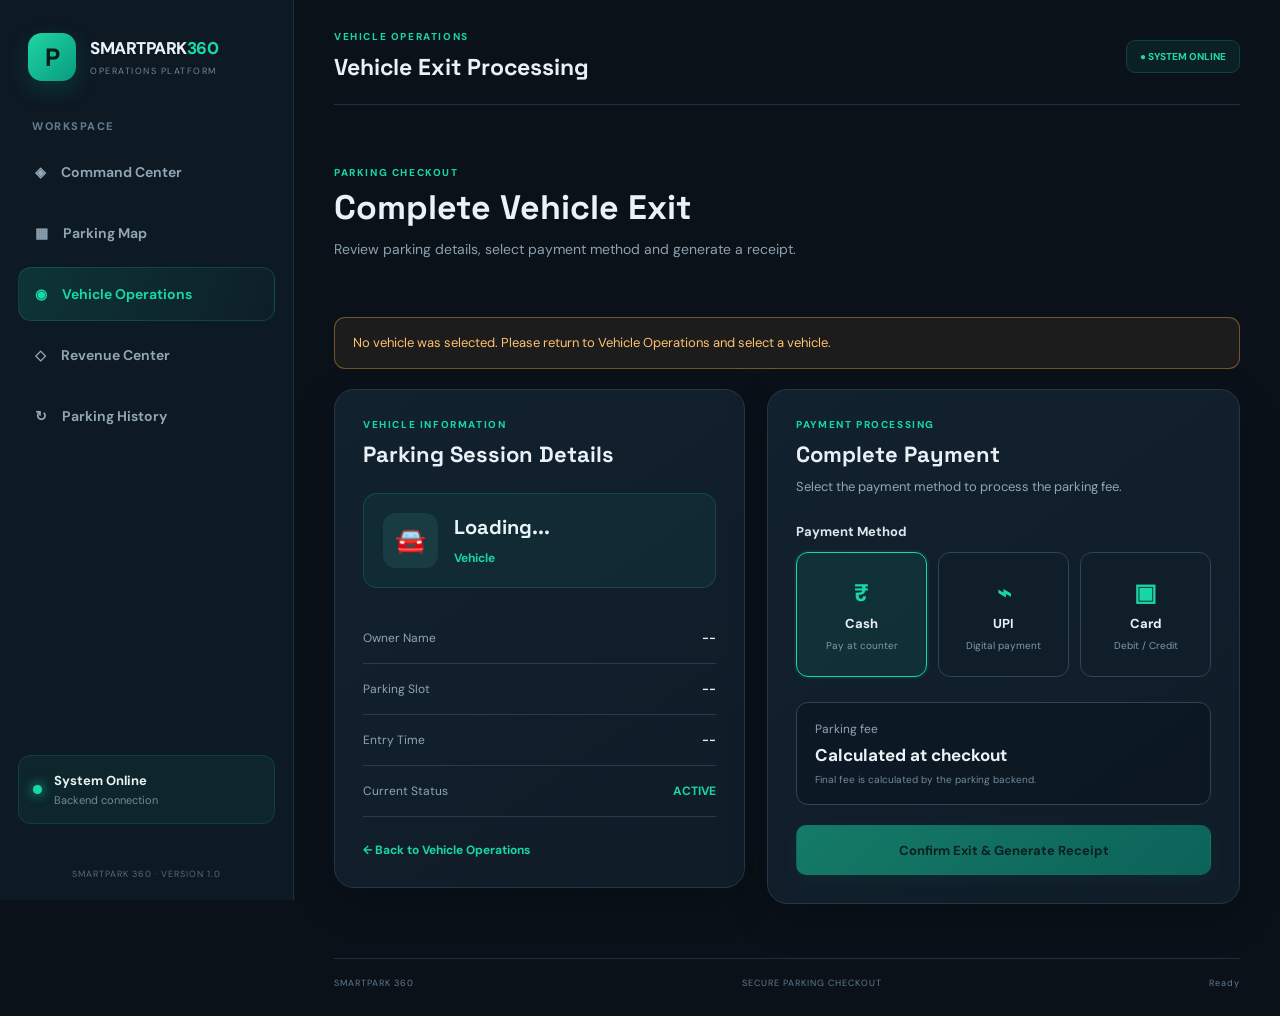
<file: src/main/resources/static/pages/exit.html>
<!DOCTYPE html>
<html lang="en">
<head>
    <meta charset="UTF-8">
    <meta name="viewport" content="width=device-width, initial-scale=1.0">

    <title>Vehicle Exit | SmartPark 360</title>

    <link href="https://fonts.googleapis.com/css2?family=DM+Sans:wght@400;500;600;700&family=Space+Grotesk:wght@500;600;700&display=swap" rel="stylesheet">

    <link rel="stylesheet" href="../css/style.css">
    <link rel="stylesheet" href="../css/dashboard.css">
    <link rel="stylesheet" href="../css/components.css">
    <link rel="stylesheet" href="../css/responsive.css">

    <link rel="stylesheet" href="../css/exit.css">
</head>

<body>
<div class="app-shell">

    <aside class="sidebar">
        <a href="../index.html" class="brand">
            <span class="brand-icon">P</span>
            <span>
                <strong>SMARTPARK<span>360</span></strong>
                <small>OPERATIONS PLATFORM</small>
            </span>
        </a>

        <div class="nav-label">WORKSPACE</div>

        <nav class="sidebar-nav">
            <a href="../index.html" class="nav-link">◈ <span>Command Center</span></a>
            <a href="parking.html" class="nav-link">▦ <span>Parking Map</span></a>
            <a href="vehicles.html" class="nav-link active">◉ <span>Vehicle Operations</span></a>
            <a href="payments.html" class="nav-link">◇ <span>Revenue Center</span></a>
            <a href="history.html" class="nav-link">↻ <span>Parking History</span></a>
        </nav>

        <div class="sidebar-status">
            <span class="status-dot"></span>
            <div>
                <strong>System Online</strong>
                <small>Backend connection</small>
            </div>
        </div>

        <div class="sidebar-footer">SMARTPARK 360 · VERSION 1.0</div>
    </aside>

    <main class="main-content">

        <header class="topbar">
            <div>
                <span class="section-label">VEHICLE OPERATIONS</span>
                <h2>Vehicle Exit Processing</h2>
            </div>

            <span class="system-badge">● SYSTEM ONLINE</span>
        </header>

        <section class="welcome-section">
            <div>
                <span class="section-label">PARKING CHECKOUT</span>
                <h1>Complete Vehicle Exit</h1>
                <p>Review parking details, select payment method and generate a receipt.</p>
            </div>
        </section>

        <div id="exitMessage" class="exit-message" hidden></div>

        <section id="exitWorkspace" class="exit-layout">

            <div class="panel exit-details-panel">
                <span class="section-label">VEHICLE INFORMATION</span>
                <h2>Parking Session Details</h2>

                <div class="vehicle-identity">
                    <div class="vehicle-icon">🚘</div>
                    <div>
                        <h3 id="exitVehicleNumber">Loading...</h3>
                        <span id="exitVehicleType">Vehicle</span>
                    </div>
                </div>

                <div class="detail-list">
                    <div class="detail-row">
                        <span>Owner Name</span>
                        <strong id="exitOwnerName">--</strong>
                    </div>

                    <div class="detail-row">
                        <span>Parking Slot</span>
                        <strong id="exitSlotNumber">--</strong>
                    </div>

                    <div class="detail-row">
                        <span>Entry Time</span>
                        <strong id="exitEntryTime">--</strong>
                    </div>

                    <div class="detail-row">
                        <span>Current Status</span>
                        <strong class="active-status">ACTIVE</strong>
                    </div>
                </div>

                <a href="vehicles.html" class="back-link">
                    ← Back to Vehicle Operations
                </a>
            </div>

            <div class="panel exit-payment-panel">
                <span class="section-label">PAYMENT PROCESSING</span>
                <h2>Complete Payment</h2>
                <p>Select the payment method to process the parking fee.</p>

                <form id="exitPaymentForm">

                    <label class="payment-label">Payment Method</label>

                    <div class="payment-options">

                        <label class="payment-option">
                            <input type="radio" name="paymentMethod"
                                value="CASH" checked>
                            <span class="payment-option-content">
                                <span class="payment-symbol">₹</span>
                                <strong>Cash</strong>
                                <small>Pay at counter</small>
                            </span>
                        </label>

                        <label class="payment-option">
                            <input type="radio" name="paymentMethod"
                                value="UPI">
                            <span class="payment-option-content">
                                <span class="payment-symbol">⌁</span>
                                <strong>UPI</strong>
                                <small>Digital payment</small>
                            </span>
                        </label>

                        <label class="payment-option">
                            <input type="radio" name="paymentMethod"
                                value="CARD">
                            <span class="payment-option-content">
                                <span class="payment-symbol">▣</span>
                                <strong>Card</strong>
                                <small>Debit / Credit</small>
                            </span>
                        </label>

                    </div>

                    <div class="fee-information">
                        <span>Parking fee</span>
                        <strong>Calculated at checkout</strong>
                        <small>Final fee is calculated by the parking backend.</small>
                    </div>

                    <button type="submit" id="confirmExitBtn"
                        class="btn btn-primary confirm-exit-btn">
                        Confirm Exit & Generate Receipt
                    </button>

                </form>
            </div>

        </section>

        <section id="receiptSection" class="panel receipt-panel" hidden>

            <div class="receipt-success">
                <div class="success-icon">✓</div>
                <span class="section-label">TRANSACTION SUCCESSFUL</span>
                <h2>Vehicle Exit Completed</h2>
                <p>Payment processed and parking slot released successfully.</p>
            </div>

            <div id="receiptContent" class="receipt-content"></div>

            <div class="receipt-actions">
                <button class="btn btn-primary" id="printReceiptBtn">
                    Print Receipt
                </button>

                <a href="vehicles.html" class="btn btn-secondary">
                    Back to Vehicles
                </a>

                <a href="payments.html" class="btn btn-secondary">
                    View Payments
                </a>
            </div>

        </section>

        <footer class="dashboard-footer">
            <span>SMARTPARK 360</span>
            <span>SECURE PARKING CHECKOUT</span>
            <span id="connectionStatus">Ready</span>
        </footer>

    </main>
</div>

<script src="../js/api.js"></script>
<script src="../js/exit.js"></script>

</body>
</html>
</file>
<file: src/main/resources/static/css/style.css>
/* ==========================================
   SMARTPARK 360 - DESIGN SYSTEM
========================================== */

:root {
    --bg-main: #0b1118;
    --bg-sidebar: #0e1721;
    --bg-panel: #111d29;
    --bg-panel-hover: #162534;

    --border: rgba(157, 181, 199, 0.12);

    --text-primary: #edf5f7;
    --text-secondary: #91a5b5;
    --text-muted: #607587;

    --accent: #20d6a0;
    --accent-dark: #0d9872;
    --accent-soft: rgba(32, 214, 160, 0.12);

    --cyan: #39c9e8;
    --orange: #f5a64a;
    --red: #f16e78;

    --radius-lg: 18px;
    --radius-md: 12px;

    --shadow-panel: 0 14px 40px rgba(0, 0, 0, 0.20);
}

* {
    margin: 0;
    padding: 0;
    box-sizing: border-box;
}

html {
    scroll-behavior: smooth;
}

body {
    background:
        radial-gradient(
            ellipse at 80% 0%,
            rgba(22, 106, 91, 0.10),
            transparent 35%
        ),
        var(--bg-main);

    color: var(--text-primary);
    font-family: 'DM Sans', sans-serif;
    min-height: 100vh;
}

button, input, select {
    font: inherit;
}

button {
    cursor: pointer;
}

a {
    color: inherit;
    text-decoration: none;
}

.app-shell {
    display: flex;
    min-height: 100vh;
}

/* ==========================================
   SIDEBAR
========================================== */

.sidebar {
    width: 258px;
    min-width: 258px;
    min-height: 100vh;

    background: rgba(14, 23, 33, 0.96);
    border-right: 1px solid var(--border);

    display: flex;
    flex-direction: column;

    padding: 28px 17px 18px;

    position: sticky;
    top: 0;
    height: 100vh;
}

.brand {
    display: flex;
    align-items: center;
    gap: 12px;
    padding: 0 9px 35px;
}

.brand-icon {
    width: 43px;
    height: 43px;
    border-radius: 13px;

    display: grid;
    place-items: center;

    background: linear-gradient(135deg, #25e0a6, #087d69);
    color: #061710;

    font-family: 'Space Grotesk', sans-serif;
    font-size: 24px;
    font-weight: 800;

    box-shadow: 0 5px 22px rgba(32, 214, 160, 0.24);
}

.brand h2 {
    font-family: 'Space Grotesk', sans-serif;
    font-size: 17px;
    letter-spacing: -0.7px;
}

.brand h2 span {
    color: var(--accent);
}

.brand small {
    color: var(--text-muted);
    font-size: 9px;
    letter-spacing: 1.2px;
}

.nav-label {
    color: #607587;
    font-size: 10px;
    font-weight: 700;
    letter-spacing: 1.5px;
    padding: 0 12px 12px;
}

.navigation {
    display: flex;
    flex-direction: column;
    gap: 6px;
}

.nav-item {
    display: flex;
    align-items: center;
    gap: 13px;

    padding: 13px 14px;
    border-radius: 11px;

    color: var(--text-secondary);
    font-size: 13px;
    font-weight: 600;

    transition: 0.25s ease;
}

.nav-item span {
    width: 21px;
    text-align: center;
    font-size: 19px;
}

.nav-item:hover {
    color: var(--text-primary);
    background: rgba(255, 255, 255, 0.045);
    transform: translateX(3px);
}

.nav-item.active {
    color: var(--accent);
    background: linear-gradient(
        90deg,
        rgba(32, 214, 160, 0.16),
        rgba(32, 214, 160, 0.035)
    );

    border: 1px solid rgba(32, 214, 160, 0.12);
}

.sidebar-bottom {
    margin-top: auto;
}

.system-status {
    display: flex;
    align-items: center;
    gap: 11px;

    background: rgba(32, 214, 160, 0.055);
    border: 1px solid rgba(32, 214, 160, 0.12);

    border-radius: 12px;
    padding: 14px 12px;
}

.status-dot {
    width: 8px;
    height: 8px;
    border-radius: 50%;

    background: var(--accent);
    box-shadow: 0 0 12px var(--accent);

    display: inline-block;
    flex-shrink: 0;
}

.system-status strong,
.system-status small {
    display: block;
}

.system-status strong {
    font-size: 12px;
}

.system-status small {
    color: var(--text-muted);
    font-size: 10px;
    margin-top: 3px;
}

.sidebar-footer {
    color: #506476;
    font-size: 9px;
    letter-spacing: 0.8px;
    text-align: center;
    margin-top: 22px;
}

/* ==========================================
   MAIN CONTENT
========================================== */

.main-content {
    flex: 1;
    min-width: 0;
    padding: 29px 38px;
}

.topbar {
    display: flex;
    align-items: center;
    justify-content: space-between;

    border-bottom: 1px solid var(--border);
    padding-bottom: 23px;
}

.breadcrumb {
    color: var(--text-muted);
    font-size: 10px;
    letter-spacing: 1.2px;
    margin-bottom: 8px;
}

.topbar h1 {
    font-family: 'Space Grotesk', sans-serif;
    font-size: 25px;
    letter-spacing: -0.8px;
}

.topbar-right {
    display: flex;
    align-items: center;
    gap: 26px;
}

.live-indicator {
    display: flex;
    align-items: center;
    gap: 9px;

    color: var(--accent);
    font-size: 10px;
    font-weight: 800;
    letter-spacing: 1px;
}

.profile {
    display: flex;
    align-items: center;
    gap: 11px;

    padding-left: 20px;
    border-left: 1px solid var(--border);
}

.profile-avatar {
    width: 38px;
    height: 38px;
    display: grid;
    place-items: center;

    background: linear-gradient(135deg, #244c58, #1b8070);
    border-radius: 12px;

    color: white;
    font-weight: 800;
}

.profile strong,
.profile small {
    display: block;
}

.profile strong {
    font-size: 12px;
}

.profile small {
    color: var(--text-muted);
    font-size: 10px;
    margin-top: 3px;
}

/* ==========================================
   COMMON PANELS
========================================== */

.panel {
    background: linear-gradient(
        145deg,
        rgba(19, 32, 45, 0.98),
        rgba(15, 26, 38, 0.98)
    );

    border: 1px solid var(--border);
    border-radius: var(--radius-lg);

    padding: 23px;
    box-shadow: var(--shadow-panel);

    min-width: 0;
}

.panel-heading {
    display: flex;
    align-items: center;
    justify-content: space-between;
    gap: 15px;
    margin-bottom: 23px;
}

.eyebrow {
    color: var(--accent);
    font-size: 9px;
    font-weight: 800;
    letter-spacing: 1.5px;
}

.panel-heading h3 {
    font-family: 'Space Grotesk', sans-serif;
    font-size: 17px;
    margin-top: 7px;
}

.live-tag {
    background: var(--accent-soft);
    color: var(--accent);
    border: 1px solid rgba(32, 214, 160, 0.2);

    border-radius: 6px;
    padding: 6px 9px;

    font-size: 9px;
    font-weight: 800;
    letter-spacing: 1px;
}

/* ==========================================
   BUTTONS
========================================== */

.primary-btn {
    background: linear-gradient(135deg, #25dfa5, #0da981);
    color: #062017;

    border: none;
    border-radius: 10px;

    padding: 13px 19px;

    font-size: 12px;
    font-weight: 800;

    box-shadow: 0 7px 20px rgba(32, 214, 160, 0.14);
    transition: 0.25s ease;
}

.primary-btn:hover {
    transform: translateY(-2px);
    box-shadow: 0 10px 27px rgba(32, 214, 160, 0.26);
}

.text-link {
    color: var(--accent);
    font-size: 11px;
    font-weight: 700;
}

/* ==========================================
   FOOTER
========================================== */

.main-footer {
    display: flex;
    justify-content: space-between;
    gap: 15px;

    padding: 25px 2px 5px;

    color: #607587;
    font-size: 9px;
    letter-spacing: 1px;
}

.main-footer span {
    color: var(--accent);
}

/* ==========================================
   ANIMATIONS
========================================== */

@keyframes fadeUp {
    from {
        opacity: 0;
        transform: translateY(12px);
    }

    to {
        opacity: 1;
        transform: translateY(0);
    }
}

.panel,
.stat-card,
.welcome-section {
    animation: fadeUp 0.5s ease both;
}

button:focus-visible,
a:focus-visible {
    outline: 2px solid var(--accent);
    outline-offset: 4px;
}
</file>
<file: src/main/resources/static/css/dashboard.css>
/* ==========================================
   SMARTPARK 360 - DASHBOARD LAYOUT
========================================== */

.welcome-section {
    display: flex;
    align-items: center;
    justify-content: space-between;
    gap: 20px;

    padding: 31px 0 27px;
}

.welcome-section h2 {
    font-family: 'Space Grotesk', sans-serif;
    font-size: clamp(24px, 3vw, 34px);
    letter-spacing: -1.5px;
    margin-top: 9px;
}

.welcome-section h2 span {
    color: var(--accent);
}

.welcome-section p {
    color: var(--text-secondary);
    font-size: 12px;
    margin-top: 9px;
    line-height: 1.7;
}

/* STATISTICS */

.stats-grid {
    display: grid;
    grid-template-columns: repeat(4, minmax(0, 1fr));
    gap: 15px;
}

.stat-card {
    position: relative;
    overflow: hidden;

    padding: 19px;

    background: linear-gradient(
        145deg,
        #152332,
        #101c28
    );

    border: 1px solid var(--border);
    border-radius: 15px;

    transition: 0.25s ease;
}

.stat-card:hover {
    transform: translateY(-4px);
    border-color: rgba(32, 214, 160, 0.28);
}

.stat-card::after {
    content: "";
    position: absolute;

    width: 100px;
    height: 100px;

    right: -45px;
    bottom: -55px;

    border-radius: 50%;
    background: rgba(32, 214, 160, 0.055);
}

.stat-top {
    display: flex;
    align-items: center;
    justify-content: space-between;

    color: var(--text-secondary);
    font-size: 11px;
}

.stat-icon {
    display: grid;
    place-items: center;

    width: 34px;
    height: 34px;

    border-radius: 10px;

    background: rgba(32, 214, 160, 0.12);
    color: var(--accent);
    font-size: 17px;
}

.occupied-icon {
    background: rgba(245, 166, 74, 0.12);
    color: var(--orange);
}

.available-icon {
    background: rgba(32, 214, 160, 0.12);
    color: var(--accent);
}

.vehicle-icon {
    background: rgba(57, 201, 232, 0.12);
    color: var(--cyan);
}

.stat-card h2 {
    font-family: 'Space Grotesk', sans-serif;
    font-size: 32px;
    margin: 18px 0 5px;
}

.stat-card > small {
    color: var(--text-muted);
    font-size: 10px;
}

/* CONTENT GRID */

.content-grid {
    display: grid;
    grid-template-columns: 1fr 1fr;
    gap: 16px;

    margin-top: 18px;
}

/* OCCUPANCY */

.occupancy-content {
    display: flex;
    align-items: center;
    justify-content: space-around;
    gap: 20px;

    min-height: 160px;
}

.occupancy-ring {
    width: 150px;
    height: 150px;
    border-radius: 50%;

    display: grid;
    place-items: center;

    background: conic-gradient(
        var(--accent) 0deg,
        #203343 0deg
    );

    position: relative;
}

.occupancy-ring::before {
    content: "";
    position: absolute;

    width: 117px;
    height: 117px;

    border-radius: 50%;
    background: #142332;
}

.ring-center {
    position: relative;
    text-align: center;
}

.ring-center h2 {
    font-family: 'Space Grotesk', sans-serif;
    font-size: 29px;
}

.ring-center small {
    color: var(--text-muted);
    font-size: 9px;
    letter-spacing: 1px;
}

.legend {
    display: flex;
    flex-direction: column;
    gap: 17px;
    min-width: 130px;
}

.legend > div {
    display: grid;
    grid-template-columns: 10px 1fr auto;
    align-items: center;
    gap: 9px;

    color: var(--text-secondary);
    font-size: 11px;
}

.legend strong {
    color: var(--text-primary);
}

.legend-dot {
    width: 8px;
    height: 8px;
    display: inline-block;
    border-radius: 50%;
}

.legend-dot.green {
    background: var(--accent);
    box-shadow: 0 0 9px rgba(32, 214, 160, 0.4);
}

.legend-dot.orange {
    background: var(--orange);
}

/* QUICK OPERATIONS */

.quick-panel {
    display: flex;
    flex-direction: column;
}

.quick-panel .panel-heading {
    margin-bottom: 10px;
}

.operation-btn {
    display: flex;
    align-items: center;
    gap: 13px;

    width: 100%;
    padding: 13px 9px;

    background: transparent;
    border: none;
    border-bottom: 1px solid var(--border);

    color: var(--text-primary);
    text-align: left;

    transition: 0.2s ease;
}

.operation-btn:last-child {
    border-bottom: none;
}

.operation-btn:hover {
    background: rgba(32, 214, 160, 0.045);
    border-radius: 9px;
}

.operation-icon {
    width: 38px;
    height: 38px;

    display: grid;
    place-items: center;

    border-radius: 11px;
    background: var(--accent-soft);

    color: var(--accent);
    font-size: 18px;
}

.operation-btn > span:nth-child(2) {
    flex: 1;
}

.operation-btn strong,
.operation-btn small {
    display: block;
}

.operation-btn strong {
    font-size: 11px;
}

.operation-btn small {
    color: var(--text-muted);
    font-size: 9px;
    margin-top: 4px;
}

.operation-btn > b {
    color: var(--text-muted);
}

/* PARKING SLOTS */

.slots-panel {
    margin-top: 18px;
}

.slot-legend {
    display: flex;
    gap: 19px;
    margin-bottom: 18px;
}

.slot-legend span {
    display: flex;
    align-items: center;
    gap: 7px;

    color: var(--text-secondary);
    font-size: 10px;
}

.slot-grid {
    display: grid;
    grid-template-columns: repeat(10, minmax(0, 1fr));
    gap: 9px;
}

.slot-card {
    min-width: 0;
    padding: 12px 5px;

    background: rgba(32, 214, 160, 0.065);
    border: 1px solid rgba(32, 214, 160, 0.19);
    border-radius: 9px;

    color: var(--accent);
    text-align: center;

    font-size: 10px;
    font-weight: 700;

    transition: 0.2s ease;
}

.slot-card:hover {
    transform: translateY(-3px);
}

.slot-card.occupied {
    background: rgba(245, 166, 74, 0.09);
    border-color: rgba(245, 166, 74, 0.22);
    color: var(--orange);
}

.slot-card small {
    display: block;
    font-size: 8px;
    margin-top: 5px;
    opacity: 0.75;
}

.slots-panel .slot-grid {
    max-height: 185px;
    overflow-y: auto;
    padding: 3px;
}

@media (max-width: 1150px) {
    .stats-grid {
        grid-template-columns: repeat(2, minmax(0, 1fr));
    }
}
</file>
<file: src/main/resources/static/css/components.css>
/* SmartPark reusable UI components */

button {
    -webkit-tap-highlight-color: transparent;
}

button:disabled {
    opacity: 0.5;
    cursor: not-allowed;
}

input, select {
    background: #0d1924;
    color: var(--text-primary);
    border: 1px solid var(--border);
    border-radius: 9px;
    padding: 11px 13px;
    outline: none;
    width: 100%;
}

input:focus, select:focus {
    border-color: var(--accent);
    box-shadow: 0 0 0 3px rgba(32, 214, 160, 0.08);
}

input::placeholder {
    color: #607587;
}

.table-container {
    width: 100%;
    overflow-x: auto;
}

table {
    width: 100%;
    border-collapse: collapse;
    text-align: left;
}

th {
    color: var(--text-muted);
    font-size: 10px;
    font-weight: 700;
    letter-spacing: 0.8px;
    text-transform: uppercase;
    padding: 14px;
    border-bottom: 1px solid var(--border);
}

td {
    color: var(--text-secondary);
    font-size: 12px;
    padding: 15px 14px;
    border-bottom: 1px solid var(--border);
}

tr:hover td {
    background: rgba(32, 214, 160, 0.025);
}

.badge {
    display: inline-flex;
    align-items: center;
    gap: 6px;
    border-radius: 20px;
    padding: 6px 10px;
    font-size: 10px;
    font-weight: 700;
}

.badge-success {
    background: rgba(32, 214, 160, 0.10);
    color: var(--accent);
}

.badge-warning {
    background: rgba(245, 166, 74, 0.10);
    color: var(--orange);
}

.empty-state {
    padding: 35px;
    text-align: center;
    color: var(--text-muted);
}
</file>
<file: src/main/resources/static/css/responsive.css>
/* =========================================
   SMARTPARK 360 - LAYOUT CORRECTION
   ========================================= */

* {
    box-sizing: border-box;
}

html {
    scroll-behavior: smooth;
}

body {
    margin: 0;
    min-width: 320px;
    overflow-x: hidden;
    font-family: "DM Sans", sans-serif;
}

/* MAIN APPLICATION LAYOUT */

.app-shell {
    display: flex;
    min-height: 100vh;
    width: 100%;
    align-items: stretch;
}

/* SIDEBAR */

.sidebar {
    width: 294px;
    min-width: 294px;
    flex: 0 0 294px;
    min-height: 100vh;
    padding: 28px 18px 20px;
    display: flex;
    flex-direction: column;
    background: #0d1923;
    border-right: 1px solid #20313e;
    position: sticky;
    top: 0;
    height: 100vh;
    overflow-y: auto;
}

.brand {
    display: flex;
    align-items: center;
    gap: 14px;
    padding: 5px 10px 30px;
    text-decoration: none;
    color: #eaf2f7;
}

.brand-icon {
    width: 48px;
    height: 48px;
    flex-shrink: 0;
    display: flex;
    align-items: center;
    justify-content: center;
    border-radius: 14px;
    background: linear-gradient(135deg, #20d6a3, #079b80);
    color: #061c19;
    font-size: 25px;
    font-weight: 800;
    box-shadow: 0 8px 24px rgba(0, 210, 160, 0.16);
}

.brand strong {
    display: block;
    font-size: 17px;
    font-weight: 800;
    letter-spacing: -0.5px;
}

.brand strong span {
    color: #19d9aa;
}

.brand small {
    display: block;
    margin-top: 6px;
    color: #71899a;
    font-size: 9px;
    letter-spacing: 1.5px;
}

.nav-label {
    padding: 8px 14px 12px;
    color: #637b8d;
    font-size: 11px;
    font-weight: 800;
    letter-spacing: 1.5px;
}

/* NAVIGATION ALIGNMENT FIX */

.sidebar-nav {
    display: flex;
    flex-direction: column;
    align-items: stretch;
    gap: 7px;
    width: 100%;
}

.sidebar-nav .nav-link {
    width: 100%;
    min-height: 54px;
    padding: 0 16px;
    display: flex;
    align-items: center;
    gap: 15px;
    border: 1px solid transparent;
    border-radius: 13px;
    color: #91a7b6;
    text-decoration: none;
    font-size: 14px;
    font-weight: 650;
    transition: 0.25s ease;
}

.sidebar-nav .nav-link:hover {
    background: #132a32;
    color: #ffffff;
    border-color: #1a4241;
}

.sidebar-nav .nav-link.active {
    background: linear-gradient(
        110deg,
        rgba(17, 199, 153, 0.16),
        rgba(17, 199, 153, 0.04)
    );
    border-color: rgba(17, 199, 153, 0.2);
    color: #19d9aa;
}

.sidebar-status {
    display: flex;
    align-items: center;
    gap: 12px;
    margin-top: auto;
    padding: 16px 14px;
    background: rgba(17, 199, 153, 0.07);
    border: 1px solid rgba(17, 199, 153, 0.17);
    border-radius: 13px;
}

.status-dot {
    width: 9px;
    height: 9px;
    flex-shrink: 0;
    border-radius: 50%;
    background: #19d9aa;
    box-shadow: 0 0 12px #19d9aa;
}

.sidebar-status strong {
    display: block;
    color: #e7f4f1;
    font-size: 13px;
}

.sidebar-status small {
    display: block;
    margin-top: 4px;
    color: #738b9c;
    font-size: 11px;
}

.sidebar-footer {
    padding-top: 22px;
    text-align: center;
    color: #536c7e;
    font-size: 9px;
    letter-spacing: 1px;
}

/* MAIN CONTENT */

.main-content {
    flex: 1;
    min-width: 0;
    width: calc(100% - 294px);
    padding: 30px 40px 22px;
    background: #0a1119;
    overflow-x: hidden;
}

.topbar {
    display: flex;
    justify-content: space-between;
    align-items: center;
    gap: 20px;
    margin-bottom: 30px;
    padding-bottom: 22px;
    border-bottom: 1px solid #1e303e;
}

.topbar h2 {
    margin: 5px 0 0;
    color: #e9f1f6;
    font-family: "Space Grotesk", sans-serif;
    font-size: 23px;
}

.section-label {
    display: block;
    margin-bottom: 9px;
    color: #16d6a6;
    font-size: 10px;
    font-weight: 800;
    letter-spacing: 1.6px;
}

.system-badge {
    padding: 9px 13px;
    border: 1px solid rgba(20, 209, 159, 0.2);
    border-radius: 9px;
    background: rgba(20, 209, 159, 0.08);
    color: #20d7aa;
    font-size: 10px;
    font-weight: 800;
    white-space: nowrap;
}

/* WELCOME SECTION */

.welcome-section {
    display: flex;
    justify-content: space-between;
    align-items: center;
    gap: 20px;
    margin-bottom: 28px;
}

.welcome-section h1 {
    margin: 0 0 9px;
    color: #eaf2f7;
    font-family: "Space Grotesk", sans-serif;
    font-size: clamp(25px, 3vw, 34px);
    line-height: 1.2;
}

.welcome-section p {
    margin: 0;
    color: #8ba1b1;
    font-size: 14px;
    line-height: 1.7;
}

/* PANELS AND CARDS */

.panel {
    width: 100%;
    margin: 0 0 24px;
    padding: 26px;
    background: linear-gradient(145deg, #12212e, #101c28);
    border: 1px solid #243746;
    border-radius: 20px;
}

.panel h2 {
    margin: 5px 0 9px;
    color: #e9f1f6;
    font-family: "Space Grotesk", sans-serif;
    font-size: 22px;
}

.panel p {
    color: #91a6b5;
    line-height: 1.6;
}

.panel-header {
    display: flex;
    justify-content: space-between;
    align-items: center;
    flex-wrap: wrap;
    gap: 18px;
    margin-bottom: 23px;
}

/* STATISTICS */

.stats-grid {
    display: grid;
    grid-template-columns: repeat(3, minmax(0, 1fr));
    gap: 18px;
    margin-bottom: 24px;
}

.stat-card {
    min-width: 0;
    padding: 23px;
    background: linear-gradient(145deg, #142635, #101c28);
    border: 1px solid #263b4b;
    border-radius: 17px;
}

.stat-card span {
    color: #94a8b7;
    font-size: 13px;
}

.stat-card h2 {
    margin: 20px 0 0;
    color: #eaf4f8;
    font-family: "Space Grotesk", sans-serif;
    font-size: 32px;
}

/* PARKING SLOT VISUALIZATION */

.slot-legend {
    display: flex;
    flex-wrap: wrap;
    align-items: center;
    gap: 20px;
    margin: 18px 0;
    color: #a1b3c0;
    font-size: 12px;
}

#slotPreview {
    width: 100%;
    display: grid;
    grid-template-columns: repeat(5, minmax(0, 1fr));
    gap: 12px;
    margin-top: 20px;
}

.slot-item {
    min-width: 0;
    min-height: 70px;
    padding: 12px 8px;
    display: flex;
    flex-direction: column;
    align-items: center;
    justify-content: center;
    gap: 7px;
    border: 1px solid #234c43;
    border-radius: 12px;
    background: rgba(16, 204, 151, 0.08);
    color: #25d6a9;
    text-align: center;
    transition: 0.2s ease;
}

.slot-item:hover {
    transform: translateY(-3px);
    border-color: #19d9aa;
}

.slot-item.occupied {
    background: rgba(245, 167, 66, 0.1);
    border-color: rgba(245, 167, 66, 0.35);
    color: #f6b45e;
}

.slot-number {
    font-size: 15px;
    font-weight: 800;
}

.slot-status {
    font-size: 10px;
    opacity: 0.85;
}

/* BUTTONS */

button,
.btn {
    min-height: 42px;
    padding: 11px 18px;
    display: inline-flex;
    align-items: center;
    justify-content: center;
    gap: 8px;
    border: 1px solid transparent;
    border-radius: 10px;
    background: #142b36;
    color: #dceaf0;
    font-family: "DM Sans", sans-serif;
    font-size: 13px;
    font-weight: 700;
    cursor: pointer;
    transition: 0.2s ease;
}

button:hover,
.btn:hover {
    transform: translateY(-2px);
}

.btn-primary {
    background: linear-gradient(135deg, #19d6a5, #0aa88b);
    color: #06221b;
    box-shadow: 0 5px 18px rgba(13, 194, 147, 0.13);
}

.btn-primary:hover {
    background: linear-gradient(135deg, #39e7ba, #10bb99);
}

.btn-secondary {
    background: #172b39;
    border-color: #304758;
    color: #c5d5df;
}

.quick-actions {
    display: flex;
    flex-wrap: wrap;
    gap: 12px;
    margin-top: 20px;
}

/* FORMS */

.vehicle-form {
    margin-top: 25px;
    padding: 22px;
    background: rgba(6, 15, 23, 0.35);
    border: 1px solid #243746;
    border-radius: 15px;
}

.vehicle-form h3 {
    margin: 0 0 20px;
    color: #e8f1f6;
    font-size: 17px;
}

.form-grid {
    display: grid;
    grid-template-columns: repeat(3, minmax(0, 1fr));
    gap: 18px;
    margin-bottom: 20px;
}

.form-grid label {
    display: flex;
    flex-direction: column;
    gap: 9px;
    color: #9db1bf;
    font-size: 12px;
    font-weight: 700;
}

input,
select,
textarea {
    width: 100%;
    min-width: 0;
    padding: 12px 13px;
    border: 1px solid #304657;
    border-radius: 9px;
    outline: none;
    background: #0c1924;
    color: #e7f0f5;
    font-family: "DM Sans", sans-serif;
    font-size: 13px;
}

input:focus,
select:focus,
textarea:focus {
    border-color: #19d6a5;
    box-shadow: 0 0 0 3px rgba(25, 214, 165, 0.09);
}

/* TABLES */

.table-wrapper {
    width: 100%;
    overflow-x: auto;
    margin-top: 20px;
    border: 1px solid #263b4b;
    border-radius: 12px;
}

table {
    width: 100%;
    min-width: 700px;
    border-collapse: collapse;
    text-align: left;
}

thead {
    background: #172b39;
}

th {
    padding: 15px 16px;
    color: #19d6a5;
    font-size: 11px;
    font-weight: 800;
    letter-spacing: 0.5px;
    white-space: nowrap;
}

td {
    padding: 15px 16px;
    border-top: 1px solid #263b4b;
    color: #c1d0d9;
    font-size: 12px;
    white-space: nowrap;
}

tbody tr:hover {
    background: rgba(25, 214, 165, 0.04);
}

/* FOOTER */

.dashboard-footer {
    display: flex;
    justify-content: space-between;
    align-items: center;
    flex-wrap: wrap;
    gap: 12px;
    margin-top: 30px;
    padding: 18px 0 5px;
    border-top: 1px solid #1e303e;
    color: #617b8d;
    font-size: 9px;
    letter-spacing: 1px;
}

/* RESPONSIVE DESIGN */

@media (max-width: 1100px) {
    .sidebar {
        width: 245px;
        min-width: 245px;
        flex-basis: 245px;
    }

    .main-content {
        width: calc(100% - 245px);
        padding: 26px;
    }

    #slotPreview {
        grid-template-columns: repeat(4, minmax(0, 1fr));
    }
}

@media (max-width: 760px) {
    .app-shell {
        flex-direction: column;
    }

    .sidebar {
        position: relative;
        width: 100%;
        min-width: 0;
        height: auto;
        min-height: auto;
        padding: 16px;
    }

    .brand {
        padding-bottom: 15px;
    }

    .sidebar-nav {
        display: grid;
        grid-template-columns: repeat(2, minmax(0, 1fr));
    }

    .sidebar-nav .nav-link {
        min-height: 45px;
        padding: 8px;
        font-size: 12px;
    }

    .sidebar-status,
    .sidebar-footer {
        display: none;
    }

    .main-content {
        width: 100%;
        padding: 22px 16px;
    }

    .stats-grid {
        grid-template-columns: 1fr;
    }

    .form-grid {
        grid-template-columns: 1fr;
    }

    #slotPreview {
        grid-template-columns: repeat(3, minmax(0, 1fr));
    }

    .panel {
        padding: 19px;
    }

    .topbar h2 {
        font-size: 19px;
    }

    .dashboard-footer {
        flex-direction: column;
        align-items: flex-start;
    }
}

@media (max-width: 420px) {
    #slotPreview {
        grid-template-columns: repeat(2, minmax(0, 1fr));
    }

    .sidebar-nav {
        grid-template-columns: 1fr;
    }

    .quick-actions {
        flex-direction: column;
    }

    .quick-actions button {
        width: 100%;
    }
}


/* VEHICLE EXIT ACTION */

.vehicle-exit-btn {
    min-width: 110px;
    min-height: 36px;
    padding: 8px 12px;
    background: rgba(245, 167, 66, 0.12);
    border: 1px solid rgba(245, 167, 66, 0.35);
    border-radius: 8px;
    color: #f5b45e;
    font-size: 11px;
    font-weight: 800;
    white-space: nowrap;
}

.vehicle-exit-btn:hover {
    background: #f5a742;
    border-color: #f5a742;
    color: #17202a;
}


/* =========================================
   ADVANCED PARKING HISTORY
   ========================================= */

.history-overview {
    display: grid;
    grid-template-columns: repeat(4, minmax(0, 1fr));
    gap: 17px;
    margin-bottom: 24px;
}

.history-stat {
    padding: 22px;
    background: linear-gradient(145deg, #142635, #101c28);
    border: 1px solid #263b4b;
    border-radius: 15px;
    transition: 0.25s ease;
}

.history-stat:hover {
    transform: translateY(-3px);
    border-color: #18cfa0;
}

.history-stat span {
    display: block;
    color: #8fa5b5;
    font-size: 10px;
    font-weight: 800;
    letter-spacing: 1px;
}

.history-stat strong {
    display: block;
    margin-top: 15px;
    color: #eaf4f7;
    font-family: "Space Grotesk", sans-serif;
    font-size: 27px;
}

.history-actions {
    display: flex;
    flex-wrap: wrap;
    gap: 10px;
}

.history-filters {
    display: grid;
    grid-template-columns: 2fr 1fr 1fr 1fr 1fr auto;
    gap: 13px;
    align-items: end;
    margin: 25px 0;
    padding: 19px;
    background: rgba(5, 15, 23, 0.4);
    border: 1px solid #263b4b;
    border-radius: 13px;
}

.history-filters label {
    display: flex;
    flex-direction: column;
    gap: 8px;
    min-width: 0;
    color: #91a7b6;
    font-size: 11px;
    font-weight: 700;
}

.history-filters input,
.history-filters select {
    min-width: 0;
    width: 100%;
    height: 42px;
}

.history-result-line {
    margin: 18px 0 12px;
    color: #19d6a5;
    font-size: 12px;
    font-weight: 700;
}

.history-table {
    min-width: 1050px;
}

.history-status {
    display: inline-flex;
    padding: 6px 10px;
    border-radius: 7px;
    font-size: 10px;
    font-weight: 800;
}

.history-status.active {
    background: rgba(20, 210, 157, 0.1);
    color: #19d6a5;
    border: 1px solid rgba(20, 210, 157, 0.2);
}

.history-status.completed {
    background: rgba(80, 160, 255, 0.1);
    color: #7dbbff;
    border: 1px solid rgba(80, 160, 255, 0.2);
}

.history-status.unknown {
    background: rgba(150, 160, 170, 0.1);
    color: #aab7c0;
}

@media (max-width: 1200px) {
    .history-filters {
        grid-template-columns: repeat(3, minmax(0, 1fr));
    }

    .history-overview {
        grid-template-columns: repeat(2, minmax(0, 1fr));
    }
}

@media (max-width: 650px) {
    .history-overview {
        grid-template-columns: 1fr;
    }

    .history-filters {
        grid-template-columns: 1fr;
    }

    .history-actions {
        width: 100%;
    }

    .history-actions button {
        flex: 1;
    }
}


/* =========================================
   SMARTPARK 360 - ADVANCED ANALYTICS UI
   ========================================= */

.analytics-section {
    width: 100%;
    margin-top: 30px;
}

.analytics-heading {
    display: flex;
    justify-content: space-between;
    align-items: center;
    gap: 20px;
    margin-bottom: 22px;
}

.analytics-heading h2 {
    margin: 0 0 7px;
    color: #eaf2f7;
    font-family: "Space Grotesk", sans-serif;
    font-size: 25px;
}

.analytics-heading p {
    margin: 0;
    color: #8da3b3;
    font-size: 12px;
}

.analytics-live {
    padding: 9px 13px;
    border: 1px solid rgba(22, 211, 163, 0.25);
    border-radius: 8px;
    background: rgba(22, 211, 163, 0.08);
    color: #19d6a5;
    font-size: 10px;
    font-weight: 800;
    white-space: nowrap;
}

.analytics-grid {
    display: grid;
    grid-template-columns: repeat(2, minmax(0, 1fr));
    gap: 20px;
    margin-bottom: 22px;
}

.analytics-card {
    min-width: 0;
    margin-bottom: 22px;
    padding: 25px;
    border: 1px solid #253a49;
    border-radius: 18px;
    background: linear-gradient(145deg, #132330, #0f1c27);
}

.analytics-grid .analytics-card {
    margin-bottom: 0;
}

.analytics-card-heading {
    display: flex;
    justify-content: space-between;
    align-items: center;
    gap: 15px;
    margin-bottom: 25px;
}

.analytics-card-heading h3 {
    margin: 4px 0 0;
    color: #eaf2f7;
    font-family: "Space Grotesk", sans-serif;
    font-size: 19px;
}

.analytics-card-heading p {
    margin: 7px 0 0;
    color: #8da3b3;
    font-size: 11px;
}

.analytics-icon {
    width: 42px;
    height: 42px;
    display: grid;
    place-items: center;
    border-radius: 12px;
    background: rgba(21, 210, 160, 0.1);
    color: #19d6a5;
    font-size: 21px;
}

.analytics-loading {
    color: #8da3b3;
    font-size: 12px;
}

/* VEHICLE DISTRIBUTION */

.vehicle-analytics-row {
    margin-bottom: 23px;
}

.vehicle-analytics-label {
    display: flex;
    justify-content: space-between;
    gap: 10px;
    margin-bottom: 9px;
}

.vehicle-analytics-label strong {
    color: #e6f0f5;
    font-size: 12px;
}

.vehicle-analytics-label span {
    color: #8da3b3;
    font-size: 11px;
}

.analytics-bar-track {
    height: 10px;
    overflow: hidden;
    border-radius: 20px;
    background: #263a48;
}

.analytics-bar {
    height: 100%;
    border-radius: 20px;
    transition: width 0.5s ease;
    background: #19d6a5;
}

.analytics-bar.car {
    background: #46a9ef;
}

.analytics-bar.bus {
    background: #f5a742;
}

.analytics-total-line {
    padding-top: 16px;
    border-top: 1px solid #293e4c;
    color: #91a8b7;
    font-size: 11px;
}

/* PARKING UTILIZATION */

.utilization-main {
    display: flex;
    justify-content: center;
    padding: 5px 0 20px;
}

.utilization-circle {
    width: 175px;
    height: 175px;
    display: grid;
    place-items: center;
    border-radius: 50%;
    background: conic-gradient(
        #f5a742 0% var(--utilization),
        #233b4b var(--utilization) 100%
    );
}

.utilization-circle-inner {
    width: 135px;
    height: 135px;
    display: flex;
    flex-direction: column;
    justify-content: center;
    align-items: center;
    border-radius: 50%;
    background: #122330;
}

.utilization-circle-inner strong {
    color: #f0f5f8;
    font-family: "Space Grotesk", sans-serif;
    font-size: 31px;
}

.utilization-circle-inner span {
    margin-top: 5px;
    color: #8ba4b5;
    font-size: 9px;
    letter-spacing: 1px;
}

.utilization-legend {
    display: flex;
    flex-direction: column;
    gap: 12px;
}

.utilization-legend > div {
    display: flex;
    align-items: center;
    gap: 10px;
    color: #a3b5c1;
    font-size: 12px;
}

.utilization-legend strong {
    margin-left: auto;
    color: #eaf2f7;
}

.legend-dot {
    width: 9px;
    height: 9px;
    flex-shrink: 0;
    border-radius: 50%;
}

.occupied-dot {
    background: #f5a742;
}

.available-dot {
    background: #19d6a5;
}

.total-dot {
    background: #6b9dc2;
}

/* REVENUE CHART */

.revenue-analytics-card {
    margin-top: 22px;
}

.revenue-total {
    display: flex;
    flex-direction: column;
    align-items: flex-end;
    gap: 6px;
}

.revenue-total span {
    color: #8da3b3;
    font-size: 10px;
}

.revenue-total strong {
    color: #19d6a5;
    font-family: "Space Grotesk", sans-serif;
    font-size: 23px;
}

.revenue-chart {
    display: grid;
    grid-template-columns: repeat(7, minmax(0, 1fr));
    gap: 15px;
    height: 235px;
    padding-top: 15px;
}

.revenue-column {
    min-width: 0;
    display: flex;
    flex-direction: column;
    align-items: center;
    gap: 9px;
}

.revenue-bar-value {
    color: #b8c8d2;
    font-size: 10px;
    white-space: nowrap;
}

.revenue-bar-track {
    width: 100%;
    max-width: 45px;
    flex: 1;
    display: flex;
    align-items: flex-end;
    overflow: hidden;
    border-radius: 8px;
    background: #1c3040;
}

.revenue-bar {
    width: 100%;
    min-height: 3px;
    border-radius: 8px 8px 3px 3px;
    background: linear-gradient(180deg, #23e0b0, #079b81);
    transition: height 0.5s ease;
}

.revenue-day-label {
    color: #8da3b3;
    font-size: 10px;
}

/* RECENT TRANSACTIONS */

.analytics-view-link {
    color: #19d6a5;
    font-size: 11px;
    font-weight: 700;
    text-decoration: none;
}

.analytics-view-link:hover {
    color: #6df2cf;
}

/* RESPONSIVE */

@media (max-width: 900px) {
    .analytics-grid {
        grid-template-columns: 1fr;
    }
}

@media (max-width: 600px) {
    .analytics-card {
        padding: 18px;
    }

    .analytics-heading {
        align-items: flex-start;
    }

    .analytics-card-heading {
        align-items: flex-start;
    }

    .revenue-total strong {
        font-size: 17px;
    }

    .revenue-chart {
        gap: 7px;
    }

    .revenue-bar-value {
        font-size: 8px;
    }
}
</file>
<file: src/main/resources/static/css/exit.css>
/* SMARTPARK 360 - VEHICLE EXIT PAGE */

[hidden] {
    display: none !important;
}

.exit-layout {
    display: grid;
    grid-template-columns: 1fr 1.15fr;
    gap: 22px;
    align-items: start;
}

.exit-details-panel,
.exit-payment-panel {
    min-width: 0;
    padding: 28px;
}

.vehicle-identity {
    display: flex;
    align-items: center;
    gap: 16px;
    margin: 25px 0;
    padding: 19px;
    background: rgba(18, 214, 165, 0.06);
    border: 1px solid rgba(18, 214, 165, 0.18);
    border-radius: 14px;
}

.vehicle-icon {
    width: 55px;
    height: 55px;
    display: grid;
    place-items: center;
    border-radius: 13px;
    background: #193c42;
    font-size: 25px;
}

.vehicle-identity h3 {
    margin: 0 0 6px;
    color: #eaf3f7;
    font-family: "Space Grotesk", sans-serif;
    font-size: 20px;
}

.vehicle-identity span {
    color: #18d5a5;
    font-size: 12px;
    font-weight: 700;
}

.detail-list {
    display: flex;
    flex-direction: column;
    gap: 0;
}

.detail-row {
    display: flex;
    justify-content: space-between;
    align-items: flex-start;
    gap: 15px;
    padding: 17px 0;
    border-bottom: 1px solid #273b49;
}

.detail-row span {
    color: #8fa5b5;
    font-size: 12px;
}

.detail-row strong {
    color: #e5eff4;
    font-size: 12px;
    text-align: right;
    overflow-wrap: anywhere;
}

.active-status {
    color: #19d6a5 !important;
}

.back-link {
    display: inline-block;
    margin-top: 25px;
    color: #19d6a5;
    font-size: 12px;
    font-weight: 700;
    text-decoration: none;
}

.back-link:hover {
    color: #65f2cc;
}

.exit-payment-panel > p {
    margin-bottom: 25px;
    color: #91a6b5;
    font-size: 13px;
}

.payment-label {
    display: block;
    margin-bottom: 12px;
    color: #dce8ee;
    font-size: 13px;
    font-weight: 700;
}

.payment-options {
    display: grid;
    grid-template-columns: repeat(3, minmax(0, 1fr));
    gap: 11px;
}

.payment-option {
    position: relative;
    cursor: pointer;
}

.payment-option input {
    position: absolute;
    opacity: 0;
    pointer-events: none;
}

.payment-option-content {
    min-height: 125px;
    padding: 16px 8px;
    display: flex;
    flex-direction: column;
    justify-content: center;
    align-items: center;
    gap: 7px;
    border: 1px solid #304555;
    border-radius: 12px;
    background: #101e2a;
    text-align: center;
    transition: 0.2s ease;
}

.payment-option input:checked + .payment-option-content {
    border-color: #18d6a5;
    background: rgba(18, 214, 165, 0.09);
    box-shadow: 0 0 0 2px rgba(18, 214, 165, 0.08);
}

.payment-option-content:hover {
    border-color: #18d6a5;
}

.payment-symbol {
    color: #19d6a5;
    font-size: 24px;
    font-weight: 800;
}

.payment-option-content strong {
    color: #eaf2f6;
    font-size: 13px;
}

.payment-option-content small {
    color: #8298a8;
    font-size: 10px;
}

.fee-information {
    margin: 25px 0 20px;
    padding: 18px;
    display: flex;
    flex-direction: column;
    gap: 7px;
    border: 1px solid #304454;
    border-radius: 12px;
    background: rgba(5, 13, 21, 0.35);
}

.fee-information span {
    color: #8fa6b6;
    font-size: 12px;
}

.fee-information strong {
    color: #eaf2f7;
    font-size: 17px;
}

.fee-information small {
    color: #728b9d;
    font-size: 10px;
}

.confirm-exit-btn {
    width: 100%;
    min-height: 50px;
}

/* ERROR AND STATUS MESSAGE */

.exit-message {
    margin-bottom: 20px;
    padding: 15px 18px;
    border: 1px solid rgba(245, 167, 66, 0.4);
    border-radius: 11px;
    background: rgba(245, 167, 66, 0.08);
    color: #ffc16d;
    font-size: 13px;
    line-height: 1.6;
}

/* DIGITAL RECEIPT */

.receipt-panel {
    max-width: 820px;
    margin: 0 auto 25px;
    padding: 35px;
}

.receipt-success {
    padding-bottom: 25px;
    text-align: center;
    border-bottom: 1px dashed #38515d;
}

.success-icon {
    width: 65px;
    height: 65px;
    margin: 0 auto 18px;
    display: grid;
    place-items: center;
    border-radius: 50%;
    background: rgba(19, 210, 157, 0.12);
    border: 1px solid rgba(19, 210, 157, 0.4);
    color: #19d6a5;
    font-size: 32px;
}

.receipt-success h2 {
    margin: 8px 0;
    color: #eaf4f7;
    font-family: "Space Grotesk", sans-serif;
}

.receipt-success p {
    color: #8fa5b5;
    font-size: 12px;
}

.receipt-content {
    padding: 20px 5px;
}

.receipt-row {
    display: flex;
    justify-content: space-between;
    gap: 20px;
    padding: 14px 0;
    border-bottom: 1px solid #263b49;
}

.receipt-row span {
    color: #91a6b4;
    font-size: 12px;
}

.receipt-row strong {
    color: #e7f0f5;
    font-size: 12px;
    text-align: right;
    overflow-wrap: anywhere;
}

.receipt-total {
    margin-top: 20px;
    padding: 20px;
    display: flex;
    justify-content: space-between;
    align-items: center;
    gap: 15px;
    border: 1px solid rgba(19, 210, 157, 0.3);
    border-radius: 12px;
    background: rgba(19, 210, 157, 0.08);
}

.receipt-total span {
    color: #a4b8c3;
    font-size: 11px;
    font-weight: 800;
    letter-spacing: 1px;
}

.receipt-total strong {
    color: #20dfad;
    font-family: "Space Grotesk", sans-serif;
    font-size: 25px;
}

.receipt-actions {
    display: flex;
    flex-wrap: wrap;
    justify-content: center;
    gap: 12px;
    margin-top: 20px;
}

/* PRINT RECEIPT */

@media print {
    body {
        background: white !important;
        color: black !important;
    }

    .sidebar,
    .topbar,
    .welcome-section,
    .dashboard-footer,
    .receipt-actions {
        display: none !important;
    }

    .main-content {
        width: 100% !important;
        padding: 0 !important;
        background: white !important;
    }

    .receipt-panel {
        max-width: 100%;
        margin: 0;
        border: none !important;
        background: white !important;
        color: black !important;
        box-shadow: none !important;
    }

    .receipt-success h2,
    .receipt-row strong,
    .receipt-total strong {
        color: black !important;
    }

    .receipt-row span,
    .receipt-success p,
    .receipt-total span {
        color: #444 !important;
    }

    .receipt-total {
        border: 1px solid #999;
        background: white !important;
    }
}

@media (max-width: 900px) {
    .exit-layout {
        grid-template-columns: 1fr;
    }
}

@media (max-width: 520px) {
    .exit-details-panel,
    .exit-payment-panel,
    .receipt-panel {
        padding: 19px;
    }

    .payment-options {
        grid-template-columns: 1fr;
    }

    .payment-option-content {
        min-height: 80px;
    }

    .receipt-row {
        gap: 10px;
    }

    .receipt-actions {
        flex-direction: column;
    }

    .receipt-actions > * {
        width: 100%;
    }
}
</file>
